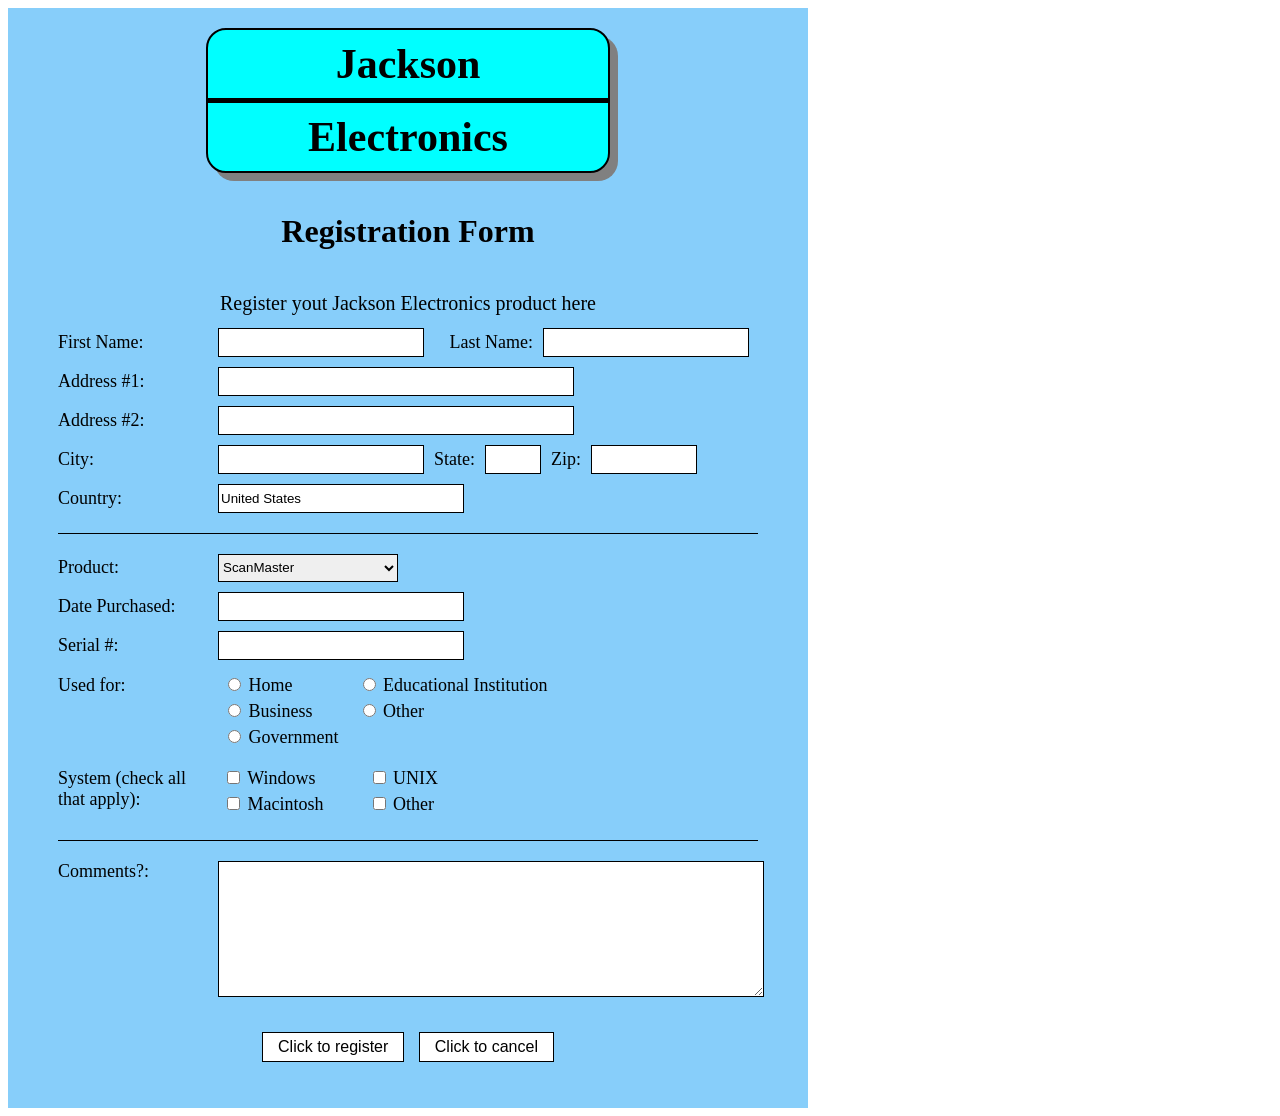
<file: Bài 2/index.html>
<!DOCTYPE html>
<html>
<head>
    <title>Jackson Electronics</title>
</head>
<body>
    <!-- em cmt để đánh dấu th ạ -->
    <!-- khung nền  -->
    <div style=" 
    width:800px ;
    height: 1100px;
    background-color: lightskyblue;
    box-sizing: border-box;
    display: flex;
    align-items: center;
    flex-direction: column;
    padding-top: 20px;
    ">
        <!-- khung tieue dèe -->
        <div style="
        width: 400px;
        background-color: aqua;
        text-align: center;
        border: 2px solid black; 
        border-radius: 20px; 
        overflow: hidden; 
        margin-bottom: 25px;
        box-shadow: 8px 8px 0px grey;
        padding: 10px 0px;
        ">
            <table border="0" cellspacing="0" cellpadding="0" style="
            width: 100%; 
            height: 100%;
            border-collapse: collapse;
            ">
                <tr>
                    <!-- Jackson -->
                    <th style="
                        color:black;
                        text-align: center;
                        border-bottom: 5px solid black;
                        font-size: 42px;
                        font-weight: bold;
                        padding-bottom: 10px;
                        "> Jackson
                    </th>
                </tr>
                <tr>
                    <!-- Electronics -->
                     <th style="
                        color:black;
                        text-align: center;
                        font-size: 42px;
                        font-weight: bold;
                        padding-top: 10px;
                     "> Electronics
                     </th>
                </tr>
            </table>
        </div>
        <!-- REGISTRATIOn Form -->
        <h2 style="
        color : black;
        font-size:32px;
        text-align: center;
        margin-top: 15px;
        ">Registration Form</h2>
        
        <!-- Tên giấy``` -->
        <p style="
        color: black;
        font-size: 20px;
        text-align: center;
        margin-top: 15px;
        margin-bottom:3px;
        ">Register yout Jackson Electronics product here</p>
        
        <div style="width: 100%; padding: 0 40px; box-sizing: border-box;">
            <table border="0" cellspacing="10" cellpadding="0" style=
            "width: 100%; 
            font-size: 18px; 
            color: black; 
            ">
                <tr>
                    <td style="
                        width: 150px; 
                        text-align: left;
                        ">First Name:
                    </td>
                    <td colspan="3">
                        <table border="0" cellspacing="0" cellpadding="0" style="width: 100%;">
                            <tr>
                                <td>
                                    <input type="text" style="
                                    width: 200px; 
                                    height: 25px; 
                                    border: 1px solid black;
                                    ">
                                </td>
                                <td style="
                                width: 100px; 
                                text-align: right; 
                                padding-right: 10px;
                                ">Last Name:
                                </td>
                                <td>
                                    <input type="text" style="
                                    width: 200px; 
                                    height: 25px; 
                                    border: 1px solid black;
                                    ">
                                </td>
                            </tr>
                        </table>
                    </td>
                </tr>

                <tr>
                    <!-- address 1 -->
                    <td style="text-align: left;">Address #1:</td> 
                    <td colspan="3">
                        <input type="text" style="
                        width: 350px; 
                        height: 25px; 
                        border: 1px solid black;
                        ">
                    </td>
                </tr>

                <tr>
                    <!-- address 2 -->
                    <td style="text-align: left;">Address #2:</td>
                    <td colspan="3">
                        <input type="text" style="
                        width: 350px; 
                        height: 25px; 
                        border: 1px solid black;
                        ">
                    </td>
                </tr>

                <tr>
                    <!-- city -->
                    <td style="text-align: left;">City:</td>
                    <td colspan="3">
                        <table border="0" cellspacing="0" cellpadding="0">
                            <tr>
                                <td>
                                    <input type="text" style="
                                        width: 200px; 
                                        height: 25px; 
                                        border: 1px solid black;
                                        ">
                                </td>
                                <!-- state -->
                                <td style="padding: 0 10px;">State:</td>
                                <td>
                                    <input type="text" style="
                                        width: 50px; 
                                        height: 25px; 
                                        border: 1px solid black;
                                        ">
                                </td>
                                <!-- zíp -->
                                <td style="padding: 0 10px;">Zip:</td>
                                <td>
                                    <input type="text" style="
                                        width: 100px; 
                                        height: 25px; 
                                        border: 1px solid black;
                                        ">
                                </td>
                            </tr>
                        </table>
                    </td>
                </tr>

                <tr>
                    <!-- countri -->
                    <td style="text-align: left;">Country:</td>
                    <td colspan="3">
                        <input type="text" value="United States" style="
                        width: 240px; 
                        height: 25px; 
                        border: 1px solid black;
                        ">
                    </td>
                </tr>

                <tr>
                    <td colspan="4"><hr style="
                        border: 0;
                        border-top: 1px solid black;
                        margin: 10px 0;
                        ">
                    </td>
                </tr>

                <tr>
                    <!-- product -->
                    <td style="text-align: left;">Product:</td>
                    <td colspan="3">
                        <select style=
                        "width: 180px; 
                        height: 28px; 
                        border: 1px solid black;">
                            <option>ScanMaster</option>
                        </select>
                    </td>
                </tr>

                <tr>
                    <!-- date purchase -->
                    <td style="text-align: left;">Date Purchased:</td>
                    <td colspan="3">
                        <input type="text" style="
                        width: 240px; 
                        height: 25px; 
                        border: 1px solid black;
                        ">
                    </td>
                </tr>

                <tr>
                    <!-- serial -->
                    <td style="text-align: left;">Serial #:</td>
                    <td colspan="3">
                        <input type="text" style="
                            width: 240px; 
                            height: 25px; 
                            border: 1px solid black;
                            ">
                    </td>
                </tr>

                <tr>
                    <!-- used for -->
                    <td style="
                        text-align: left; 
                        vertical-align: top; 
                        padding-top: 5px;
                        ">Used for:
                    </td>
                    <td colspan="3">
                        <table border="0" cellspacing="5" cellpadding="0">
                            <tr>
                                <!-- tròn home -->
                                <td>
                                    <input type="radio" name="used" id="home"> <label for="home">Home</label>
                                </td>
                                <!-- tròn edu insti -->
                                <td style="padding-left: 40px;">
                                    <input type="radio" name="used" id="edu"> <label for="edu">Educational Institution</label>
                                </td>
                            </tr>

                            <tr>
                                <!-- tròn business -->
                                <td>
                                    <input type="radio" name="used" id="bu"> <label for="bu">Business</label>
                                </td>
                                <!-- tròn other -->
                                <td style="padding-left: 40px;">
                                    <input type="radio" name="used" id="other_use"> <label for="other_use">Other</label>
                                </td>
                            </tr>
                            <tr>
                                <!-- tròn gove -->
                                <td colspan="2">
                                    <input type="radio" name="used" id="gov"> <label for="gov">Government</label>
                                </td>
                            </tr>
                        </table>
                    </td>
                </tr>

                <tr>
                    <td style="text-align: left; vertical-align: top; padding-top: 5px;">System (check all that apply):</td>
                    <td colspan="3">
                        <table border="0" cellspacing="5" cellpadding="0">
                            <tr>
                                <td>
                                    <input type="checkbox" id="win"> <label for="win">Windows</label>
                                </td>
                                <td style="padding-left: 40px;">
                                    <input type="checkbox" id="unix"> <label for="unix">UNIX</label>
                                </td>
                            </tr>
                            <tr>
                                <td>
                                    <input type="checkbox" id="mac"> <label for="mac">Macintosh</label>
                                </td>
                                <td style="padding-left: 40px;">
                                    <input type="checkbox" id="other_sys"> <label for="other_sys">Other</label>
                                </td>
                            </tr>
                        </table>
                    </td>
                </tr>

                <tr>
                    <td colspan="4"><hr style="border: none; border-top: 1px solid black; margin: 10px 0;"></td>
                </tr>

                <tr>
                    <!-- cmt -->
                    <td style="text-align: left; vertical-align: top;resize: none;">Comments?:</td>
                    <td colspan="3">
                        <textarea style="width: 100%; height: 130px; border: 1px solid black;"></textarea>
                    </td>
                </tr>

                <tr>
                    <!-- click to gui/huy -->
                    <td colspan="3" style="text-align: center; padding-top: 20px;margin-bottom: auto;">
                        <input type="button" value="Click to register" style="
                            padding: 5px 15px; 
                            font-size: 16px; 
                            background-color: white; 
                            border: 1px solid black; 
                            margin-right: 10px; 
                            cursor: pointer;
                            margin-bottom: 0px;
                            ">
                        <input type="button" value="Click to cancel" style="
                        padding: 5px 15px; 
                        font-size: 16px; 
                        background-color: white; 
                        border: 1px solid black; 
                        cursor: pointer;
                        margin-bottom: 0px;
                        ">
                    </td>
                </tr>
            </table>
        </div>
    </div>
</body>
</html>
</file>
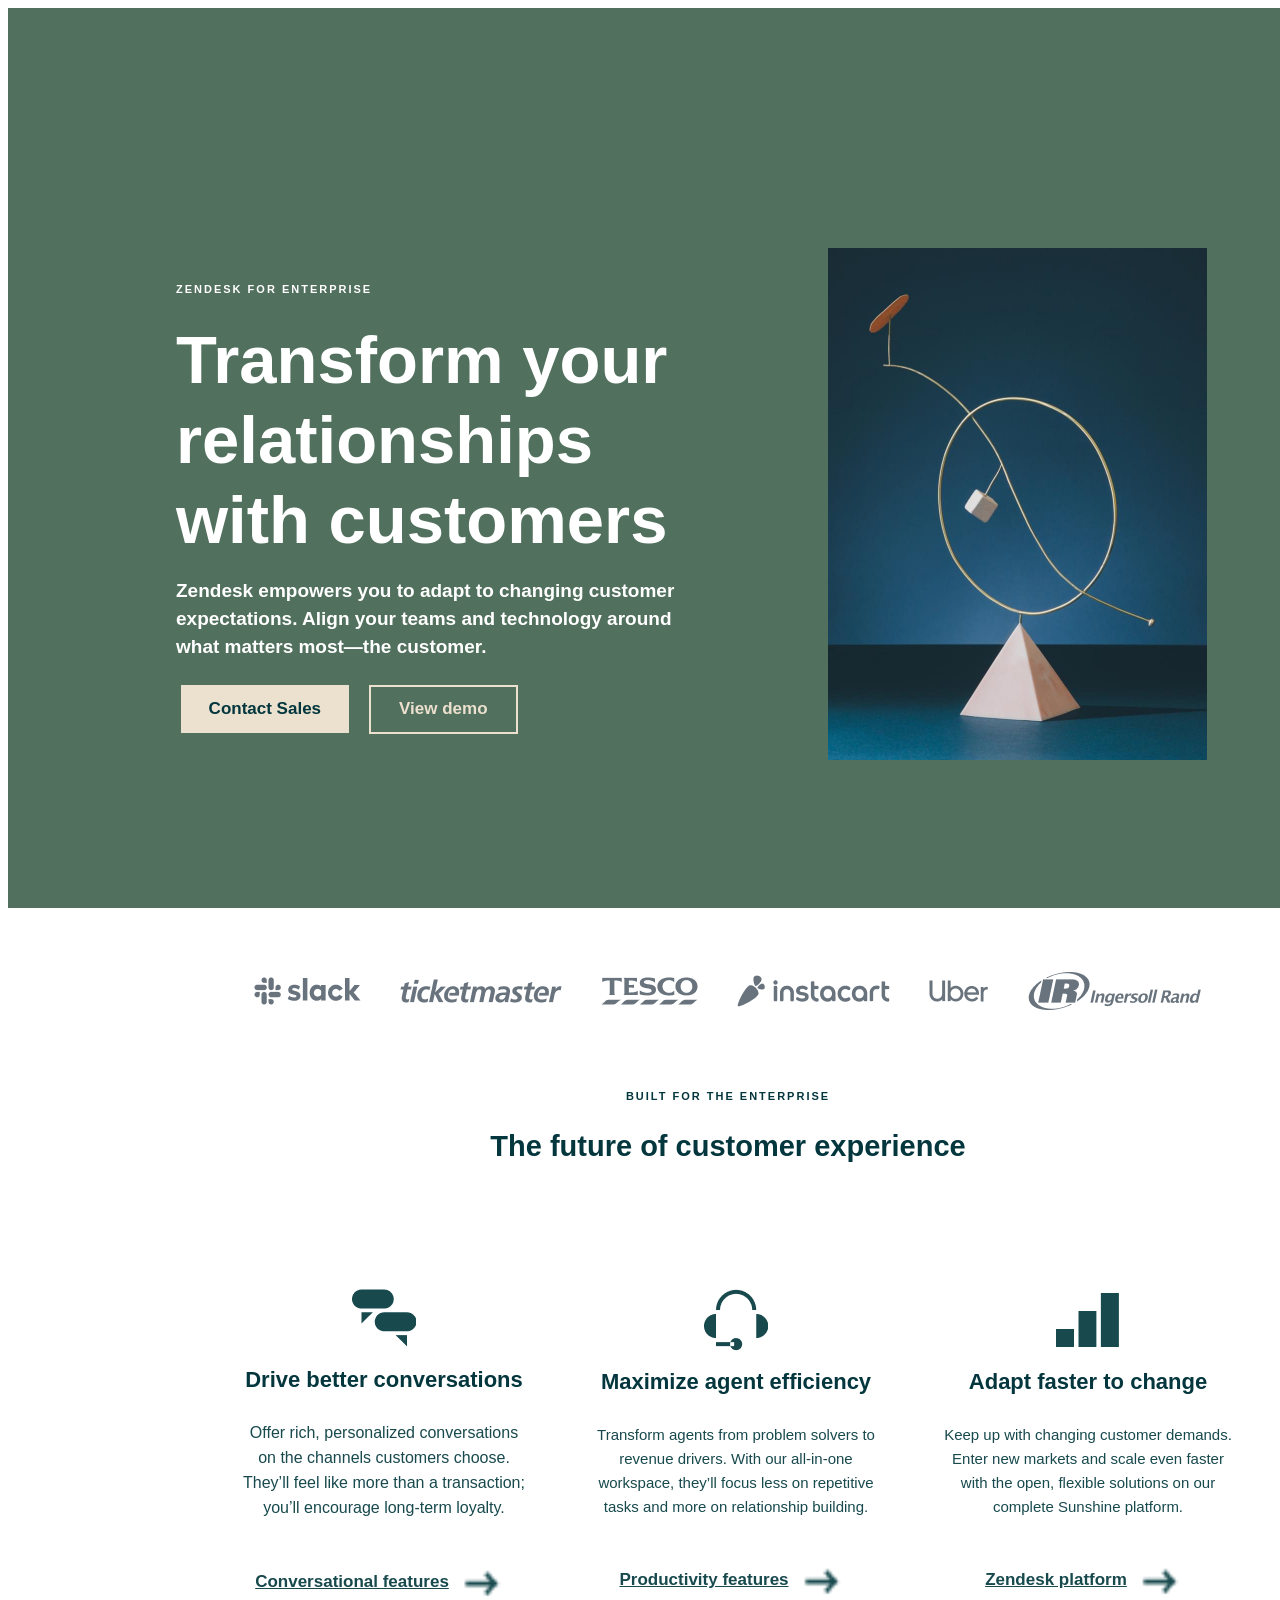
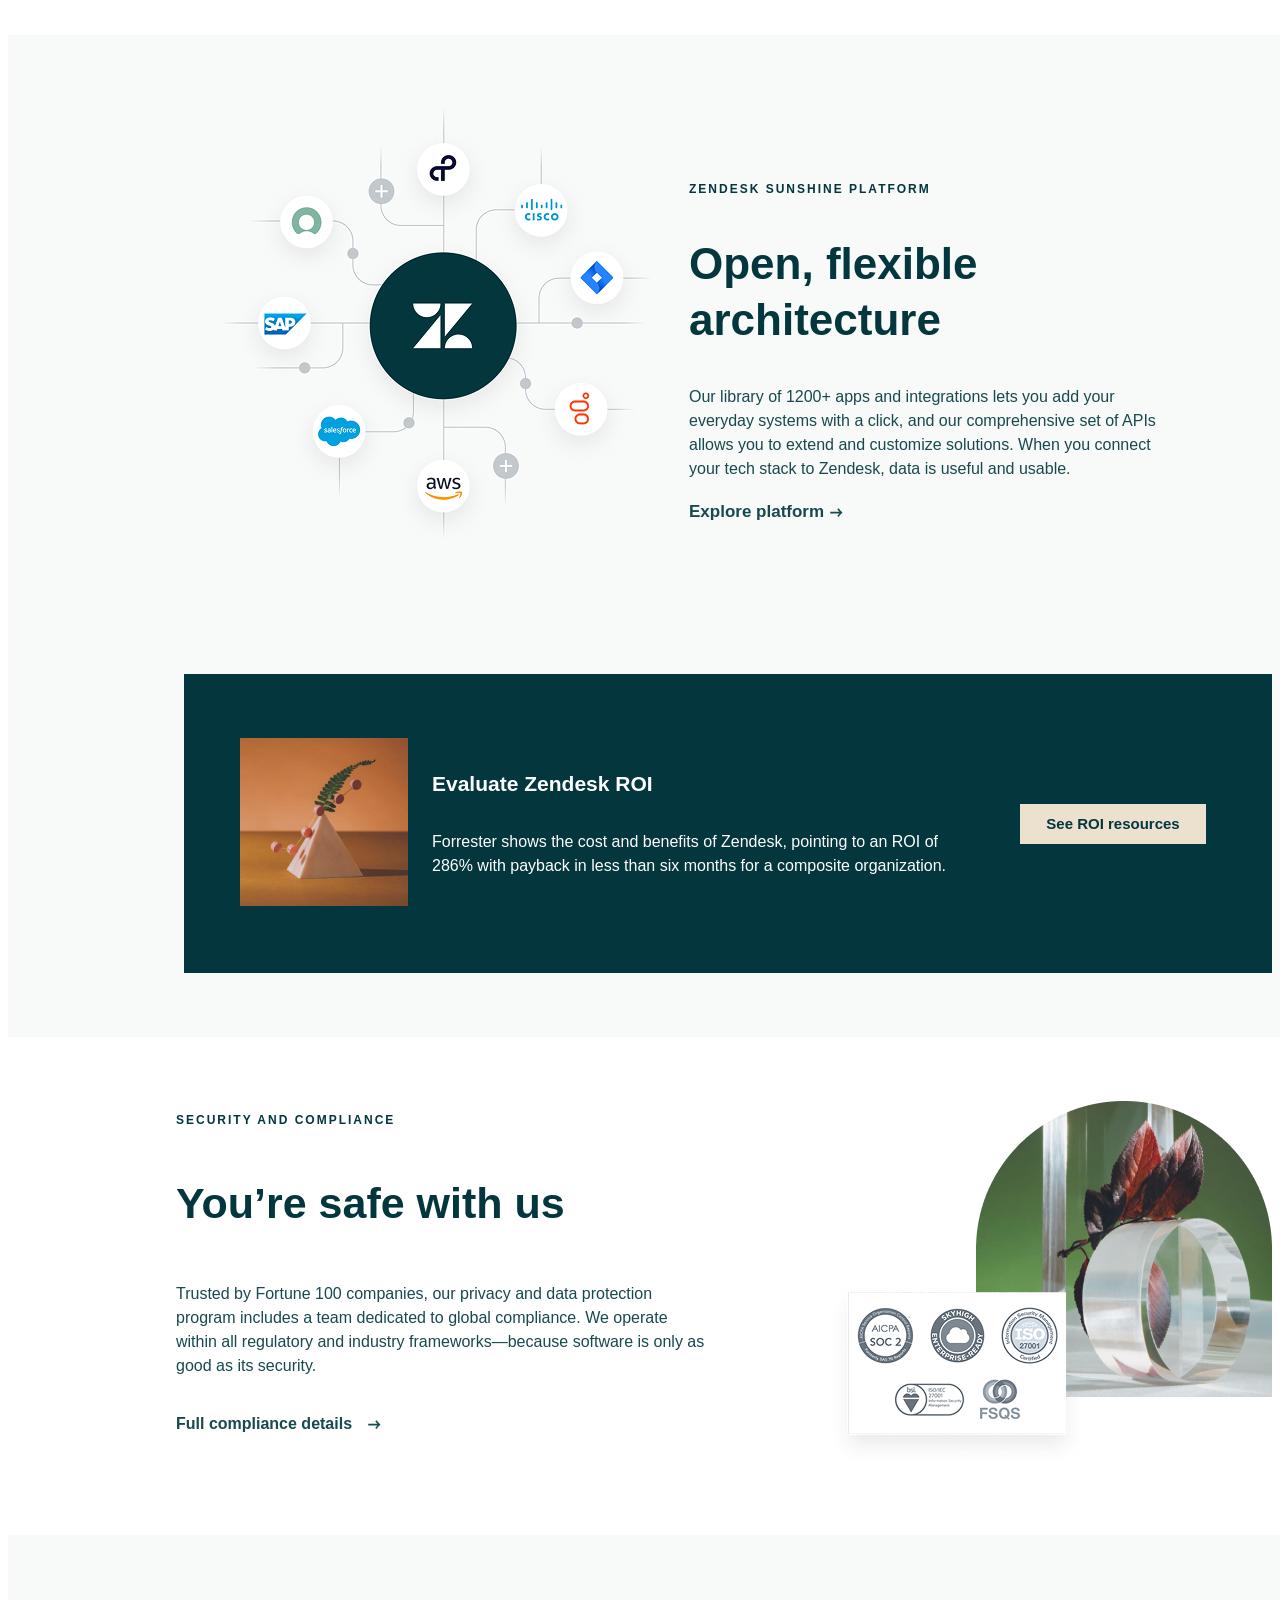
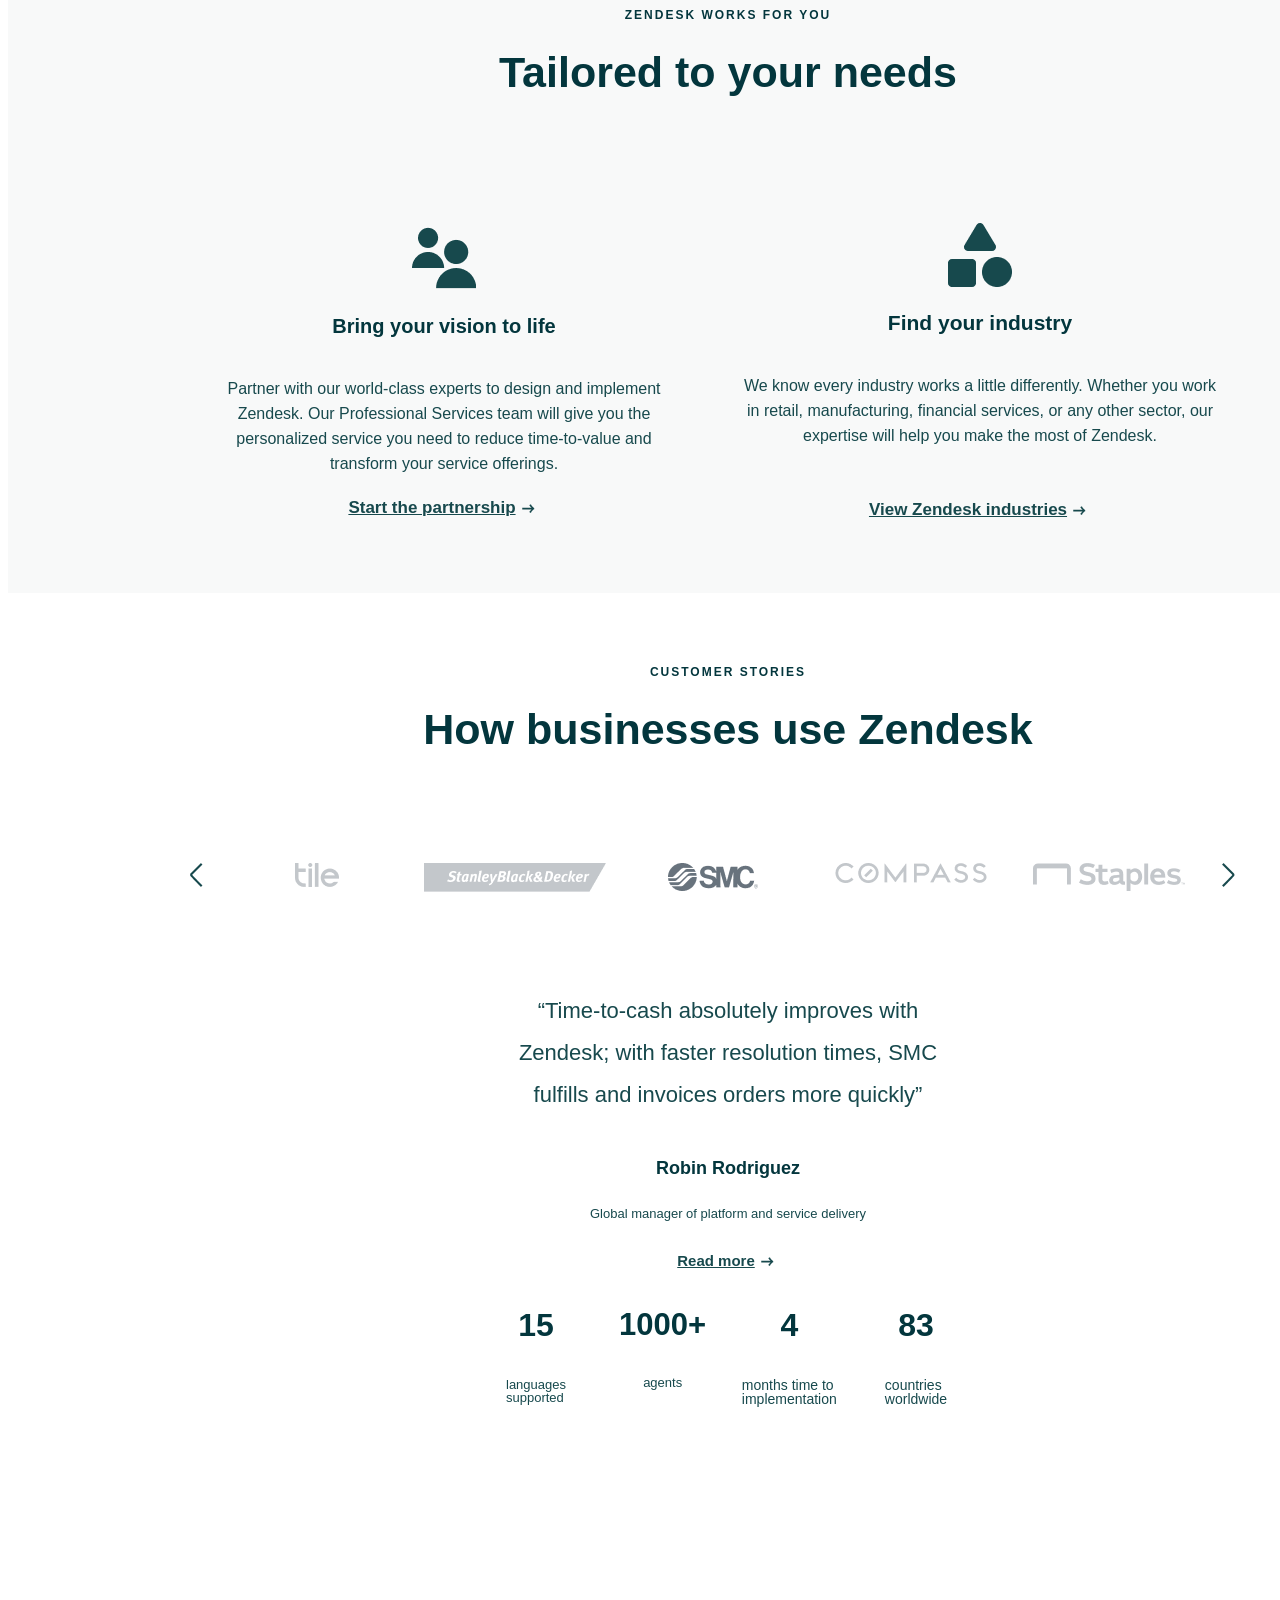
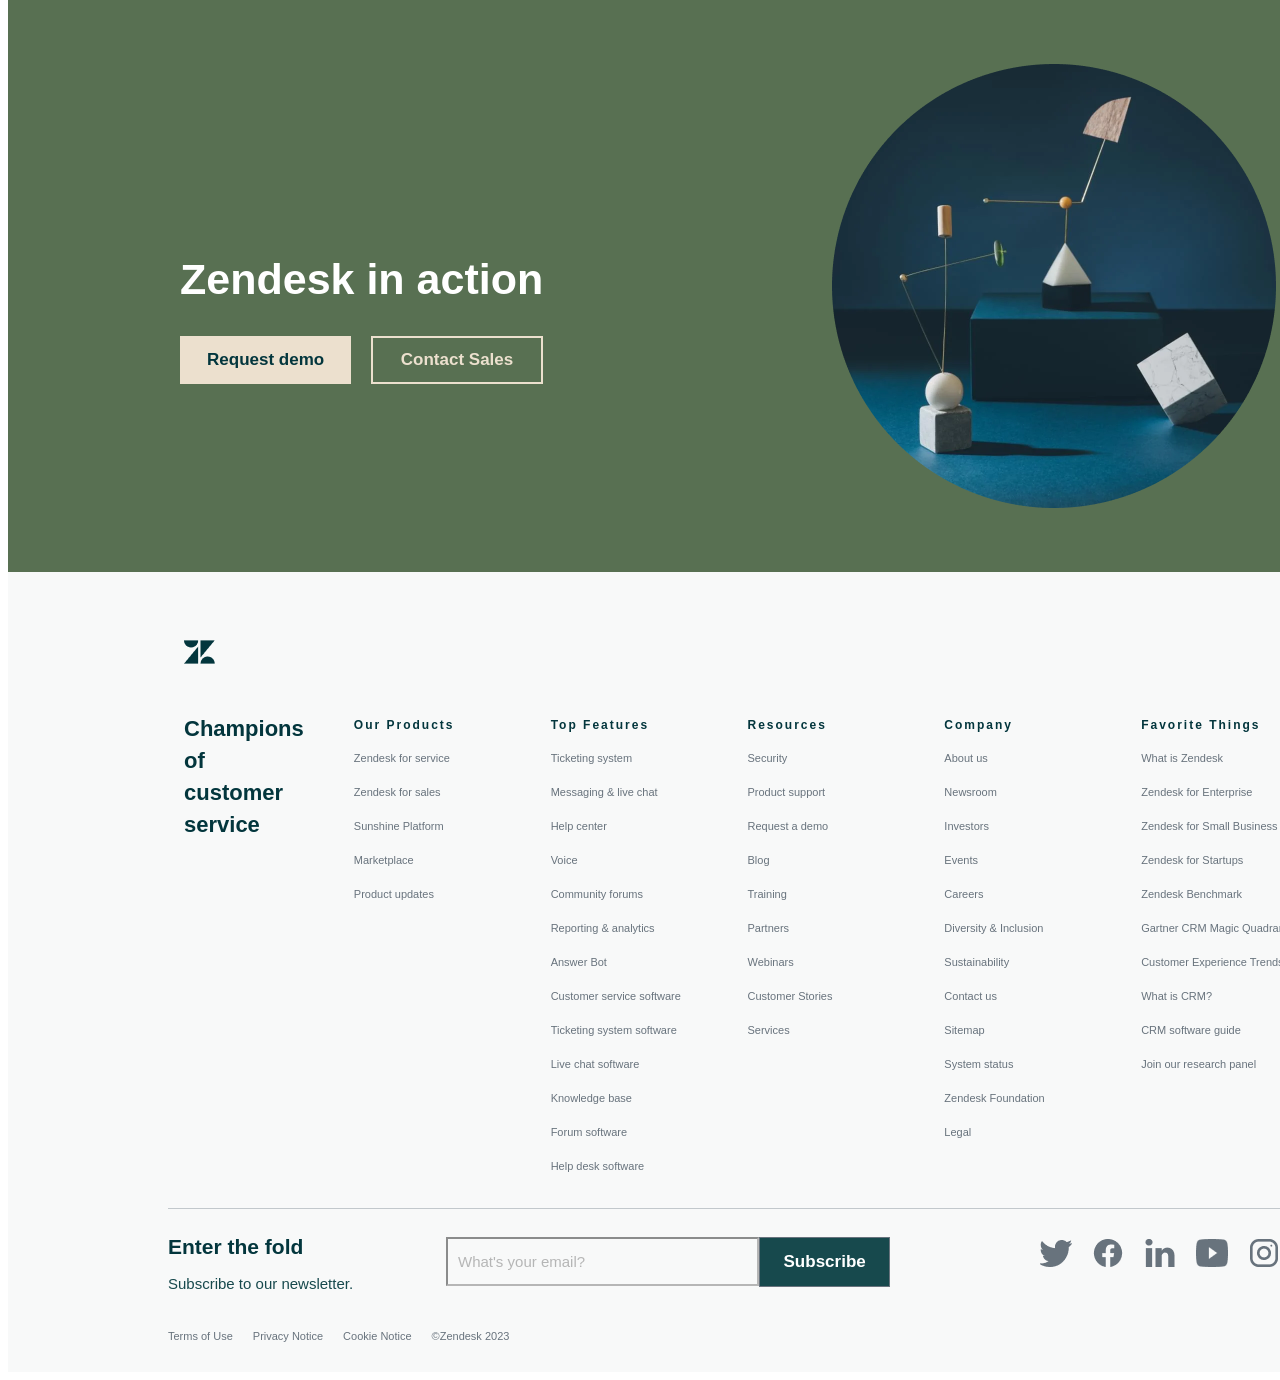
<file: Bài 6/index.html>
<!DOCTYPE html>
<html>
<head>
    <title>Bài 6</title>
    <meta charset="UTF-8">
	<meta name="viewport" content="width=device-width, initial-scale=1.0">
    <link rel="stylesheet" href="style.css">
</head>
<body>
    <div id = "Nen">
        <div id="nen_xanh_head">
            <div id ="suon_head">
                <div id="khung_chu">
                    <p id="zendesk">ZENDESK FOR ENTERPRISE</p>
                    <p id="tieu_de">Transform your<br>relationships<br>with customers</p>
                    <p id="duoi_tieu_de">Zendesk empowers you to adapt to changing customer<br>expectations. Align your teams and technology around<br>what matters most—the customer.</p>
                    <div id="can_ngang_nut">
                        <div id="contact_sales">
                            <p>Contact Sales</p>
                        </div>
                        <div id="view_demo">
                            <p>View demo</p>
                        </div>
                    </div>
                </div>

                <div id="khung_tranh">
                    <img src="72ed509f0f62cc503705d906786de4a809c318eb.jpg">
                </div>
            </div>
        </div>

        <div id="khung_logo">
            <img src="Frame.png">
        </div>

        <div id="khung_customer_exp">
            <div id="khung_tieu_de_cus_exp">
                <p>BUILT FOR THE ENTERPRISE</p>
                <h1>The future of customer experience</h1>
            </div>
        </div>

        <div id="hang_ngang_cus_exp">
            <div id="khung_drive">
                <img src="Frame (1).png">
                <h1>Drive better conversations</h1>
                <p>Offer rich, personalized conversations</p>
                <p>on the channels customers choose.</p>
                <p>They’ll feel like more than a transaction;</p>
                <p> you’ll encourage long-term loyalty.</p>
                <h2>Conversational features<img src="Frame (2).png"></h2>
            </div>

            <div id="khung_maximize">
                <img src="Frame (3).png">
                <h1>Maximize agent efficiency</h1>
                <p>Transform agents from problem solvers to</p>
                <p>revenue drivers. With our all-in-one</p>
                <p>workspace, they’ll focus less on repetitive</p>
                <p>tasks and more on relationship building.</p>
                <h2>Productivity features<img src="Frame (2).png"></h2>
            </div>

            <div id="khung_adapt">
                <img src="Frame (4).png">
                <h1>Adapt faster to change</h1>
                <p>Keep up with changing customer demands.</p>
                <p>Enter new markets and scale even faster </p>
                <p>with the open, flexible solutions on our</p>
                <p>complete Sunshine platform.</p>
                <h2>Zendesk platform<img src="Frame (2).png"></h2>
            </div>
        </div>

        <div id="khung_platform">
            <img src="Auto Layout Horizontal.png">
            <div id="khung_text_platform">
                <h1>ZENDESK SUNSHINE PLATFORM</h1>
                <h2>Open, flexible architecture</h2>
                <p>Our library of 1200+ apps and integrations lets you add your<br>everyday systems with a click, and our comprehensive set of APIs<br>allows you to extend and customize solutions. When you connect<br>your tech stack to Zendesk, data is useful and usable.</p>
                <h3>Explore platform<img src="Frame (2).png"></h3>
            </div>
        </div>

        <div id ="khung_evaluate">
            <div id="khung_nen_eva">
                <img src="9e5bb776634c8c19996df8e8f10af34fc3a86536.jpg">
                <div id="column_van_ban">
                    <h1>Evaluate Zendesk ROI</h1>
                    <p>Forrester shows the cost and benefits of Zendesk, pointing to an ROI of<br>286% with payback in less than six months for a composite organization. </p>
                </div>
                <div id="khung_roi">
                    <p>See ROI resources</p>
                </div>
            </div>
        </div>

        <div id ="khung_security">
            <div id="khung_noi_dung_security">
                <div id ="text_security">
                    <h1>SECURITY AND COMPLIANCE</h1>
                    <h2>You’re safe with us</h2>
                    <p>Trusted by Fortune 100 companies, our privacy and data protection<br>program includes a team dedicated to global compliance. We operate<br>within all regulatory and industry frameworks—because software is only as<br>good as its security.</p>
                    <h3>Full compliance details<img src="Frame (2).png"></h3>
                </div>
                <img src="Frame (5).png">
            </div>
        </div>

        <div id ="khung_tailor">
            <div id="khung_tieu_de_tailor"> 
                <h1>ZENDESK WORKS FOR YOU</h1>
                <h2>Tailored to your needs</h2>
            </div>

            <div id=khung_noi_dung_tailor>
                <div id="khung_partner">
                    <img src="Frame (6).png">
                    <h1>Bring your vision to life</h1>
                    <p>Partner with our world-class experts to design and implement</p>
                    <p>Zendesk. Our Professional Services team will give you the </p>
                    <p>personalized service you need to reduce time-to-value and </p>
                    <p>transform your service offerings.</p>
                    <h2>Start the partnership<img src="Frame (2).png"></h2>
                </div>

                <div id ="khung_industry">
                    <img src ="Frame (7).png">
                    <h1>Find your industry</h1>
                    <p>We know every industry works a little differently. Whether you work</p>
                    <p>in retail, manufacturing, financial services, or any other sector, our</p>
                    <p>expertise will help you make the most of Zendesk.</p>
                    <br>
                    <h2>View Zendesk industries<img src="Frame (2).png"></h2>
                </div>
            </div>
        </div>

        <div id ="khung_business">
            <div id="khung_tieu_de_business">
                <h1>CUSTOMER STORIES</h1>
                <h2>How businesses use Zendesk</h2>
            </div>

            <div id ="khung_thuong_hieu">
                <img class ="mui_ten" src="Frame (9).png">
                <img id ="icon" src="Frame (11).png">
                <img class ="mui_ten" src="Frame (10).png">
            </div>

            <div id ="khung_text_business">
                <div id="text">
                    <p>“Time-to-cash absolutely improves with</p>
                    <p>Zendesk; with faster resolution times, SMC</p>
                    <p>fulfills and invoices orders more quickly”</p>
                </div>

                <div id="khung_robin">
                    <h1>Robin Rodriguez</h1>
                    <h2>Global manager of platform and service delivery</h2>
                    <h3>Read more<img src="Frame (2).png"></h3>
                </div>
                
                <div id ="khung_thong_so">
                    <div id="khung_15">
                        <h1>15</h1>
                        <h2>languages<br>supported</h2>
                    </div>

                    <div id ="khung_1000">
                        <h1>1000+</h1>
                        <h2>agents</h2>
                    </div>

                    <div id ="khung_4">
                        <h1>4</h1>
                        <h2>months time to<br>implementation</h2>
                    </div>

                    <div id ="khung_83">
                        <h1>83</h1>
                        <h2>countries<br>worldwide</h2>
                    </div>
                </div>
            </div>
        </div>

        <div id ="khung_action">
            <div id="khung_zendesk_action">
                <h1>Zendesk in action</h1>
                <div id="can_ngang_nut_2">
                    <div id="khung_request">
                        <p>Request demo</p>
                    </div>

                    <div id="khung_contact_sales">
                        <p>Contact Sales</p>
                    </div>
                </div>
            </div>
            <img src="Frame (12).png">
        </div>

        <div id="khung_nen_foot">
            <div id="khung_foot">
                <div id="khung_champion">
                    <img src="Frame (13).png">

                    <div id ="khung_service">
                        <h1>Champions<br>of customer<br>service</h1>
                        <div id ="khung_product">
                            <h1>Our Products</h1>
                            <p>Zendesk for service</p>
                            <p>Zendesk for sales</p>
                            <p>Sunshine Platform</p>
                            <p>Marketplace</p>
                            <p>Product updates</p>
                        </div> 

                        <div id="khung_top">
                            <h1>Top Features</h1>
                            <p>Ticketing system</p>
                            <p>Messaging & live chat</p>
                            <p>Help center</p>
                            <p>Voice</p>
                            <p>Community forums</p>
                            <p>Reporting & analytics</p>
                            <p>Answer Bot</p>
                            <p>Customer service software</p>
                            <p>Ticketing system software</p>
                            <p>Live chat software</p>
                            <p>Knowledge base</p>
                            <p>Forum software</p>
                            <p>Help desk software</p>
                        </div>

                        <div id ="khung_res">
                            <h1>Resources</h1>
                            <p>Security</p>
                            <p>Product support</p>
                            <p>Request a demo</p>
                            <p>Blog</p>
                            <p>Training</p>
                            <p>Partners</p>
                            <p>Webinars</p>
                            <p>Customer Stories</p>
                            <p>Services</p>
                        </div>

                        <div id ="khung_company">
                            <h1>Company</h1>
                            <p>About us</p>
                            <p>Newsroom</p>
                            <p>Investors</p>
                            <p>Events</p>
                            <p>Careers</p>
                            <p>Diversity & Inclusion</p>
                            <p>Sustainability</p>
                            <p>Contact us</p>
                            <p>Sitemap</p>
                            <p>System status</p>
                            <p>Zendesk Foundation</p>
                            <p>Legal</p>
                        </div>

                        <div id ="khung_favorite">
                            <h1>Favorite Things</h1>
                            <p>What is Zendesk</p>
                            <p>Zendesk for Enterprise</p>
                            <p>Zendesk for Small Business</p>
                            <p>Zendesk for Startups</p>
                            <p>Zendesk Benchmark</p>
                            <p>Gartner CRM Magic Quadrant</p>
                            <p>Customer Experience Trends</p>
                            <p>What is CRM?</p>
                            <p>CRM software guide</p>
                            <p>Join our research panel</p>
                        </div>
                    </div>
                </div>

                <hr id ="ke_ngang">

                <div id="khung_enter_the_fold">
                    <div id="text_enter">
                        <h1>Enter the fold</h1>
                        <h2>Subscribe to our newsletter.</h2>
                    </div>

                    <div id="khung_input_name">
                        <input type="text" placeholder="What's your email?">
                        <div id="button">
                            <p>Subscribe</p>
                        </div>
                    </div>

                    <div id ="logo_platform">
                        <img src="Frame (14).png">
                        <img src="Frame (15).png">
                        <img src="Frame (16).png">
                        <img src="Frame (17).png">
                        <img src="Frame (18).png">
                    </div>
                </div>

                <div id="notice">
                    <p>Terms of Use</p>
                    <p>Privacy Notice</p>
                    <p>Cookie Notice</p>
                    <p>©Zendesk 2023</p>
                </div>
            </div>
        </div>
    </div>
</body>
</html>
</file>
<file: Bài 6/style.css>
#nen {
   width: 1440px;
   height:5984.97px;
}
#nen_xanh_head {
    width:1440px;
    height:700px;
    background-color: #52705E;
    display:flex;
    justify-content: center;
    padding-top:200px;
}
#suon_head {
    width: 1104px;
    height:515px;
    padding-top:40px;
    display:flex;
    gap: 100px;
}
#khung_chu {
    width:552px;
    height: 450px;
}
#zendesk {
    font-family: 'Arial',sans-serif;
    font-weight: 700;
    font-size:11px;
    line-height: 22px;
    letter-spacing: 2px;
    color:#FFFFFF;
    margin-top:30px
}
#tieu_de {
    font-family:'Arial',sans-serif;
    font-weight:700;
    font-size: 67px;
    line-height:80px;
    letter-spacing:0%;
    color:#FFFFFF;
    margin-top: 20px;
}
#duoi_tieu_de {
    font-family:'Arial',sans-serif;
    font-weight:700;
    font-size:19px;
    line-height: 28px;
    letter-spacing: 0%;
    color:#FFFFFF;
    margin-top: -50px
}
#contact_sales {
    width:167.66px;
    height: 48px;
    background-color: #ECE0CE;
    display:flex;
    justify-content: center;
    align-items: center;
    cursor:pointer

}
#contact_sales p {
    font-family: 'Arial', sans-serif;
    font-weight: 700;
    font-size:17px;
    line-height:28px;
    letter-spacing: 0%;
    color:#03363D;
}
#view_demo {
    width:145.27px;
    height:44.5px;
    border:2px solid #ECE0CE;
    display:flex;
    justify-content: center;
    align-items: center;
    cursor:pointer
}
#view_demo p {
    font-family: 'Arial',sans-serif;
    font-weight:700;
    font-size:17px;
    line-height:28px;
    letter-spacing: 0%;
    color:#ECE0CE;
}
#can_ngang_nut {
    display:flex;
    flex-direction: row;
    gap: 20px;
    padding:5px;
}
#khung_tranh {
    width: 379px;
    height: 512px;
}
#khung_tranh img {
    width: 379px;;
    height: 512px;;
}
#khung_logo {
    width:1440px;
    height: 166px;
    display:flex;
    justify-content: center;
    align-items: center;
    gap:20px;
}
#khung_customer_exp {
    width: 1440px;
    height:94px;
}
#khung_tieu_de_cus_exp {
    text-align: center;
}
#khung_tieu_de_cus_exp p {
    font-family: 'Arial',sans-serif;
    font-weight: 700;
    font-size: 11px;
    line-height: 22px;
    letter-spacing: 2px;
    color:#03363D;
}
#khung_tieu_de_cus_exp h1 {
    font-family: 'Arial',sans-serif;
    font-weight: 700;
    font-size:29px;
    line-height: 40px;
    letter-spacing: 0%;
    color:#03363D
}
#hang_ngang_cus_exp {
    display:flex;
    flex-direction: row;
    margin-left:200px;
    margin-top:100px;
}
#khung_drive {
    width: 352px;
    height: 356px;
    display:flex;
    justify-content: center;
    align-items: center;
    flex-direction: column;
}
#khung_drive img {
    width: 64px !important;
    height: 64px !important;
}
#khung_drive h1 {
    font-family: 'Arial', sans-serif;
    font-weight: 700;
    font-size: 22px;
    line-height: 32px;
    letter-spacing: 0%;
    color:#03363D;
    margin-bottom:40px;
}
#khung_drive p {
    font-family: 'Arial',sans-serif;
    font-weight: 400;
    font-size: 16px;
    line-height: 24px;
    letter-spacing: 0%;
    color:#17494D;
    margin-top:-15px
}
#khung_drive h2 {
    font-family: 'Arial',sans-serif;
    font-weight: 700;
    font-size: 17px;
    line-height: 28px;
    letter-spacing: 0%;
    text-decoration: underline;
    color:#17494D;
    display:flex;
    align-items: center;
    cursor:pointer;
}
#khung_drive img {
    width: 24px;
    height:24px;
    cursor:pointer;
}
#khung_maximize {
    width: 352px;
    height: 356px;
    display:flex;
    justify-content: center;
    align-items: center;
    flex-direction: column;
}
#khung_maximize img {
    width: 64px !important;
    height: 64px !important;
}
#khung_maximize h1 {
    font-family: 'Arial', sans-serif;
    font-weight: 700;
    font-size: 22px;
    line-height: 32px;
    letter-spacing: 0%;
    color:#03363D;
    margin-bottom:40px;
}
#khung_maximize p {
    font-family: 'Arial',sans-serif;
    font-weight: 400;
    font-size: 15px;
    line-height: 24px;
    letter-spacing: 0%;
    color:#17494D;
    margin-top:-15px
}
#khung_maximize h2 {
    font-family: 'Arial',sans-serif;
    font-weight: 700;
    font-size: 17px;
    line-height: 28px;
    letter-spacing: 0%;
    text-decoration: underline;
    color:#17494D;
    display:flex;
    align-items: center;
    cursor:pointer;
}
#khung_maximize img {
    width: 24px;
    height:24px;
    cursor:pointer;
}
#khung_adapt {
    width: 352px;
    height: 356px;
    display:flex;
    justify-content: center;
    align-items: center;
    flex-direction: column;
}
#khung_adapt img {
    width: 64px !important;
    height: 64px !important;
}
#khung_adapt h1 {
    font-family: 'Arial', sans-serif;
    font-weight: 700;
    font-size: 22px;
    line-height: 32px;
    letter-spacing: 0%;
    color:#03363D;
    margin-bottom:40px;
}
#khung_adapt p {
    font-family: 'Arial',sans-serif;
    font-weight: 400;
    font-size: 15px;
    line-height: 24px;
    letter-spacing: 0%;
    color:#17494D;
    margin-top:-15px
}
#khung_adapt h2 {
    font-family: 'Arial',sans-serif;
    font-weight: 700;
    font-size: 17px;
    line-height: 28px;
    letter-spacing: 0%;
    text-decoration: underline;
    color:#17494D;
    display:flex;
    align-items: center;
    cursor:pointer;
}
#khung_adapt img {
    width: 24px;
    height:24px;
    cursor:pointer;
}
#khung_platform {
    width:1440px;
    height: 575px;
    background-color: #F8F9F9;
    display: flex;
    justify-content: center;
    align-items: center;
    flex-direction: row;
    gap: 30px;
}
#khung_platform img {
    width: 444px;
    height: 444px;
}
#khung_text_platform {
    width: 552px;
    height: 306px;
}
#khung_text_platform h1 {
    font-family: 'Arial',sans-serif;
    font-weight: 700;
    font-size: 12px;
    line-height: 22px;
    letter-spacing: 2px;
    color:#03363D;
}
#khung_text_platform h2 {
    font-family: 'Arial',sans-serif;
    font-weight: 700;
    font-size: 44px;
    line-height: 56px;
    letter-spacing: 0%;
    color:#03363D;
}
#khung_text_platform p  {
    font-family: 'Arial',sans-serif;
    font-weight: 400;
    font-size:16px;
    line-height: 24px;
    letter-spacing: 0%;
    color:#17494D
}
#khung_text_platform h3 {
    font-family: 'Arial',sans-serif;
    font-weight: 700;
    font-size: 17px;
    line-height:28px;
    letter-spacing: 0%;
    color:#17494D;
    display:flex;
    align-items: center;
    cursor:pointer
}
#khung_text_platform img {
    width: 24px;
    height: 24px;
    cursor:pointer;
}
#khung_evaluate {
    width: 1440px;
    height: 427px;
    background-color: #F8F9F9;
    display:flex;
    justify-content: center;
    align-items: center;
}
#khung_nen_eva {
    width: 1088px;
    height: 299px;
    background-color: #03363D;
    display:flex;
    flex-direction: row;
    gap: 24px;
}
#khung_nen_eva img  {
    width: 168px;
    height: 168px;
    margin-top: 64px;
    margin-left: 56px;
}
#column_van_ban {
    display:flex;
    flex-direction: column;
    margin-top: 80px;
}
#khung_nen_eva h1 {
    font-family: 'Arial',sans-serif;
    font-weight: 700;
    font-size: 21px;
    line-height: 32px;
    letter-spacing: 0%;
    color:#FFFFFF;
}
#khung_nen_eva p {
    font-family: 'Arial',sans-serif;
    font-weight: 400;
    font-size: 16px;
    line-height: 24px;
    letter-spacing: 0%;
    color:#FFFFFF;
}
#khung_roi {
    width:185.94px;
    height: 40px;
    background-color: #ECE0CE;
    display:flex;
    justify-content: center;
    align-items: center;
    margin-top: 129.5px;
    margin-left: 50px;
    cursor:pointer
}
#khung_roi p {
    font-family: 'Arial',sans-serif;
    font-weight: 700;
    font-size: 15px;
    line-height: 24px;
    letter-spacing: 0%;
    color:#03363D;
}
#khung_security {
    width: 1440px;
    height: 497.98px;
    background-color: #FFFFFF;
    display:flex;
    align-items: center;
    justify-content: center;
}
#khung_noi_dung_security {
    width: 1104px;
    height:369.98px;
    display:flex;
    flex-direction: row;
}
#text_security {
    display:flex;
    flex-direction: column;
    width: 552px;
    height: 250px;
}
#text_security h1 {
    font-family: 'Arial',sans-serif;
    font-weight: 700;
    font-size:12px;
    line-height: 22px;
    letter-spacing: 2px;
    color:#03363D;
}
#text_security h2 {
    font-family: 'Arial',sans-serif;
    font-weight: 700;
    font-size:43px;
    line-height: 56px;
    letter-spacing: 0%;
    color:#03363D;
}
#text_security p {
    font-family: 'Arial',sans-serif;
    font-weight: 400;
    font-size:16px;
    line-height: 24px;
    letter-spacing: 0%;
    color:#17494D;
}
#text_security h3 {
    font-family: 'Arial',sans-serif;
    font-weight: 700;
    font-size:16px;
    line-height: 28px;
    letter-spacing: 0%;
    color:#17494D;
    display:flex;
    align-items: center;
    cursor:pointer
}
#text_security img {
    width: 24px !important;
    height: 24px !important;
    margin-left: 10px !important;
    cursor:pointer
}
#khung_noi_dung_security img {
    width: 444px;
    height:369.98px;
    margin-left:100px
}
#khung_tailor {
    width: 1440px;
    height: 658px;
    background-color: #F8F9F9;
    display:flex;
    justify-content: center;
    align-items: center;
    flex-direction: column;
    gap: 50px;
}
#khung_tieu_de_tailor {
    width: 736px;
    height: 110px;
    display:flex;
    align-items: center;
    flex-direction: column;
    margin-top:-70px;
}
#khung_tieu_de_tailor h1 {
    font-family: 'Arial',sans-serif;
    font-weight: 700;
    font-size: 12px;
    line-height: 22px;
    letter-spacing: 2px;
    color:#03363D;
}
#khung_tieu_de_tailor h2 {
    font-family: 'Arial',sans-serif;
    font-weight: 700;
    font-size: 43px;
    line-height: 56px;
    letter-spacing: 0%;
    color:#03363D;
    margin-top: 10px;
}
#khung_noi_dung_tailor {
    width:1104px;
    height: 356px;
    display:flex;
    flex-direction: row;
    margin-top: -50px;
}
#khung_partner {
    width: 536px;
    height: 450px;
    display:flex;
    justify-content: center;
    align-items: center;
    flex-direction: column;
    margin-top:50px;
}
#khung_partner img {
    width: 64px;
    height: 64px;
}
#khung_partner h1 {
    font-family: 'Arial',sans-serif;
    font-weight: 700;
    font-size: 20px;
    line-height: 32px;
    letter-spacing:0%;
    color:#03363D;
    margin-top: 20px;
    margin-bottom:50px
}
#khung_partner p {
    font-family: 'Arial',sans-serif;
    font-weight: 400;
    font-size: 16px;
    line-height: 24px;
    letter-spacing:0%;
    color:#17494D;
    margin-top:-15px;
}
#khung_partner h2 {
    font-family: 'Arial',sans-serif;
    font-weight: 700;
    font-size: 17px;
    line-height: 28px;
    letter-spacing:0%;
    color:#17494D;
    cursor: pointer;
    text-decoration:underline;
    display:flex;
    align-items: center;
    margin-top:2px
}
#khung_partner h2 img {
    width: 24px;
    height: 24px;
    cursor:pointer;
}
#khung_industry {
    width: 536px;
    height: 450px;
    display:flex;
    justify-content: center;
    align-items: center;
    flex-direction: column;
    margin-top:50px;
}
#khung_industry img {
    width: 64px;
    height: 64px;
}
#khung_industry h1 {
    font-family: 'Arial',sans-serif;
    font-weight: 700;
    font-size: 21px;
    line-height: 32px;
    letter-spacing:0%;
    color:#03363D;
    margin-top: 20px;
    margin-bottom:50px
}
#khung_industry p {
    font-family: 'Arial',sans-serif;
    font-weight: 400;
    font-size: 16px;
    line-height: 24px;
    letter-spacing:0%;
    color:#17494D;
    margin-top:-15px;
}
#khung_industry h2 {
    font-family: 'Arial',sans-serif;
    font-weight: 700;
    font-size: 17px;
    line-height: 28px;
    letter-spacing:0%;
    color:#17494D;
    cursor: pointer;
    text-decoration:underline;
    display:flex;
    align-items: center;
}
#khung_industry h2 img {
    width: 24px;
    height: 24px;
    cursor:pointer
}
#khung_business {
    width:1440px;
    height:1006.98px;
    display:flex;
    align-items: center;
    flex-direction: column;
}
#khung_tieu_de_business {
    width: 736px;
    height: 110px;
    display:flex;
    align-items: center;
    flex-direction: column;
    margin-top:60px
}
#khung_tieu_de_business h1 {
    font-family: 'Arial',sans-serif;
    font-weight: 700;
    font-size: 12px;
    line-height: 22px;
    letter-spacing: 2px;
    color:#03363D;
}
#khung_tieu_de_business h2 {
    font-family: 'Arial',sans-serif;
    font-weight: 700;
    font-size: 43px;
    line-height: 56px;
    letter-spacing: 0%;
    color:#03363D;
    margin-top: 10px;
}
#khung_thuong_hieu {
    width:1088px;
    height:43px;
    margin-top:100px;
    display:flex;
    flex-direction: row;
    gap:10px
}
.mui_ten {
    width: 24px;
    height: 24px;
    cursor:pointer;
}
#icon {
    cursor:pointer
}
#khung_text_business {
    width: 720px;
    height: 518px;
    display:flex;
    flex-direction: column;
    align-items: center;
    margin-top: 100px;
}
#text {
    width:472.25px;
    height: 86px;
    display:flex;
    flex-direction: column;
    align-items: center;
}
#text p {
    font-family: 'Arial',sans-serif;
    font-weight: 400;
    font-size: 22px;
    line-height: 30px;
    letter-spacing: 0%;
    color:#17494D;
    margin-top: -10px;
}
#khung_robin {
    width:293.67px;
    height: 82px;
    display:flex;
    align-items: center;
    flex-direction: column;
    margin-top:50px
}
#khung_robin h1 {
    font-family: 'Arial',sans-serif;
    font-weight: 700;
    font-size: 18px;
    line-height: 28px;
    letter-spacing: 0%;
    color:#03363D;
}
#khung_robin h2 {
    font-family: 'Arial',sans-serif;
    font-weight: 400;
    font-size: 13px;
    line-height: 18px;
    letter-spacing: 0%;
    color:#17494D;
}
#khung_robin h3 {
    font-family: 'Arial',sans-serif;
    font-weight: 700;
    font-size: 15px;
    line-height: 24px;
    letter-spacing: 0%;
    color:#17494D;
    text-decoration: underline;
    display:flex;
    align-items: center;
    cursor:pointer;
}
#khung_robin h3 img {
    width:24px;
    height:24px;
    cursor:pointer;
}
#khung_thong_so {
    width:490.66px;
    height: 136px;
    display:flex;
    flex-direction: row;
    margin-top:60px;
    gap: 20px;
}
#khung_15 {
    width:106.66px;
    height:90px;
    display:flex;
    flex-direction: column;
    align-items: center;
}
#khung_15 h1 {
    font-family: 'Arial',sans-serif;
    font-weight: 700;
    font-size: 32px;
    line-height: 40px;
    letter-spacing: 0%;
    color:#03363D;
}
#khung_15 h2 {
    font-family: 'Arial',sans-serif;
    font-weight: 400;
    font-size: 13px;
    line-height: 100%;
    letter-spacing: 0%;
    color:#17494D;
}
#khung_1000 {
    width:106.66px;
    height:73px;
    display:flex;
    flex-direction: column;
    align-items: center;
}
#khung_1000 h1 {
    font-family: 'Arial',sans-serif;
    font-weight: 700;
    font-size: 31px;
    line-height: 40px;
    letter-spacing: 0%;
    color:#03363D;
}
#khung_1000 h2 {
    font-family: 'Arial',sans-serif;
    font-weight: 400;
    font-size: 13px;
    line-height: 100%;
    letter-spacing: 0%;
    color:#17494D;
}
#khung_4 {
    width:106.66px;
    height:90px;
    display:flex;
    flex-direction: column;
    align-items: center;
}
#khung_4 h1 {
    font-family: 'Arial',sans-serif;
    font-weight: 700;
    font-size: 32px;
    line-height: 40px;
    letter-spacing: 0%;
    color:#03363D;
}
#khung_4 h2 {
    font-family: 'Arial',sans-serif;
    font-weight: 400;
    font-size: 14px;
    line-height: 100%;
    letter-spacing: 0%;
    color:#17494D;
}
#khung_83 {
    width:106.66px;
    height:90px;
    display:flex;
    flex-direction: column;
    align-items: center;
}
#khung_83 h1 {
    font-family: 'Arial',sans-serif;
    font-weight: 700;
    font-size: 32px;
    line-height: 40px;
    letter-spacing: 0%;
    color:#03363D;
}
#khung_83 h2 {
    font-family: 'Arial',sans-serif;
    font-weight: 400;
    font-size: 14px;
    line-height: 100%;
    letter-spacing: 0%;
    color:#17494D;
}
#khung_action {
    width: 1440px;
    height: 572px;
    background-color: #587052;
    display:flex;
    justify-content: center;
    align-items: center;
    gap:100px
}
#khung_zendesk_action {
    width: 552px;
    height: 128px;
    display:flex;
    flex-direction: column;
}
#khung_zendesk_action h1 {
    font-family: 'Arial',sans-serif;
    font-weight: 700;
    font-size: 43px;
    line-height: 56px;
    letter-spacing: 0%;
    color:#FFFFFF;
}
#can_ngang_nut_2 {
    width: 536px;
    height: 48px;
    display:flex;
    flex-direction: row;
    gap:20px
}
#khung_request {
    width:171.19px;
    height: 48px;
    background-color: #ECE0CE;
    display:flex;
    justify-content: center;
    align-items: center;
    cursor:pointer
}
#khung_request p {
    font-family: 'Arial',sans-serif;
    font-weight: 700;
    font-size: 17px;
    line-height: 28px;
    letter-spacing: 0%;
    color:#03363D;
}
#khung_contact_sales {
    width:167.66px;
    height:44.5px;
    border:2px solid #ECE0CE;
    display:flex;
    justify-content: center;
    align-items: center;
    cursor:pointer
}
#khung_contact_sales p {
    font-family: 'Arial',sans-serif;
    font-weight: 700;
    font-size: 17px;
    line-height: 28px;
    letter-spacing: 0%;
    color:#ECE0CE;
}
#khung_action img {
    width: 444px;
    height:444px
}
#khung_nen_foot {
    width:1440px;
    height:705;
    background-color: #F8F9F9;
    display:flex;
    justify-content: center;
}
#khung_foot {
    width: 1120px;
    height: 800px;
    display:flex;
    flex-direction: column;
}
#khung_champion {
    width:1088px;
    height:516px;
    margin-left:16px;
    display:flex;
    flex-direction: column;
}
#khung_champion img {
    width: 32px;
    height: 32px;
    margin-top: 64px;
}
#khung_service {
    width: 1104px;
    height: 397px;
    display:flex;
    flex-direction: row;
    margin-top:30px;
    gap: 50px;
}
#khung_service h1 {
    font-family: 'Arial',sans-serif;
    font-weight: 700;
    font-size: 22px;
    line-height: 32px;
    letter-spacing: 0%;
    color:#03363D;
}
#khung_product {
    width:184px;
    height: 397px;
    display:flex;
    flex-direction: column;
    margin-top: 8px;
}
#khung_product h1 {
    font-family: 'Arial',sans-serif;
    font-weight: 700;
    font-size: 12px;
    line-height: 22px;
    letter-spacing: 2px;
    color:#03363D;
}
#khung_product p {
    font-family: 'Arial',sans-serif;
    font-weight: 400;
    font-size: 11px;
    line-height: 18px;
    letter-spacing: 0%;
    color:#68737D;
    margin-top: 5px;
}
#khung_top {
    width:184px;
    height: 397px;
    display:flex;
    flex-direction: column;
    margin-top: 8px;
}
#khung_top h1 {
    font-family: 'Arial',sans-serif;
    font-weight: 700;
    font-size: 12px;
    line-height: 22px;
    letter-spacing: 2px;
    color:#03363D;
}
#khung_top p {
    font-family: 'Arial',sans-serif;
    font-weight: 400;
    font-size: 11px;
    line-height: 18px;
    letter-spacing: 0%;
    color:#68737D;
    margin-top: 5px;
}
#khung_res {
    width:184px;
    height: 397px;
    display:flex;
    flex-direction: column;
    margin-top: 8px;
}
#khung_res h1 {
    font-family: 'Arial',sans-serif;
    font-weight: 700;
    font-size: 12px;
    line-height: 22px;
    letter-spacing: 2px;
    color:#03363D;
}
#khung_res p {
    font-family: 'Arial',sans-serif;
    font-weight: 400;
    font-size: 11px;
    line-height: 18px;
    letter-spacing: 0%;
    color:#68737D;
    margin-top: 5px;
}
#khung_company {
    width:184px;
    height: 397px;
    display:flex;
    flex-direction: column;
    margin-top: 8px;
}
#khung_company h1 {
    font-family: 'Arial',sans-serif;
    font-weight: 700;
    font-size: 12px;
    line-height: 22px;
    letter-spacing: 2px;
    color:#03363D;
}
#khung_company p {
    font-family: 'Arial',sans-serif;
    font-weight: 400;
    font-size: 11px;
    line-height: 18px;
    letter-spacing: 0%;
    color:#68737D;
    margin-top: 5px;
}
#khung_favorite {
    width:184px;
    height: 397px;
    display:flex;
    flex-direction: column;
    margin-top: 8px;
}
#khung_favorite h1 {
    font-family: 'Arial',sans-serif;
    font-weight: 700;
    font-size: 12px;
    line-height: 22px;
    letter-spacing: 2px;
    color:#03363D;
}
#khung_favorite p {
    font-family: 'Arial',sans-serif;
    font-weight: 400;
    font-size: 11px;
    line-height: 18px;
    letter-spacing: 0%;
    color:#68737D;
    margin-top: 5px;
}
#ke_ngang {
    border: none;
    background-color: #C2C8CC;
    width: 1120px;
    height:1px;
    margin-top:120px
}
#khung_enter_the_fold {
    width: 1104px;
    height: 64px;
    display:flex;
    flex-direction: row;
}
#text_enter {
    width: 260px;
    height: 56px;
    display:flex;
    flex-direction: column;
}
#text_enter h1 {
    font-family: 'Arial',sans-serif;
    font-weight: 700;
    font-size: 21px;
    line-height: 32px;
    letter-spacing: 0%;
    color:#03363D;
}
#text_enter h2 {
    font-family: 'Arial',sans-serif;
    font-weight: 400;
    font-size: 15px;
    line-height: 24px;
    letter-spacing: 0%;
    color:#17494D;
    margin-top:-5px
}
#khung_input_name {
    width: 444px;
    height: 48px;
    display:flex;
    flex-direction: row;
    margin-top: 20px;
    margin-left:40px
}
#khung_input_name input {
    width:309.84px;
    height: 43.5px;
    background-color: #F8F9F9;
    border-radius: 1px solid #68737D;
    color:#C2C8CC;
    font-size:15px;
    font-family: 'Arial',sans-serif;
    font-weight: 400;
    line-height:100%;
    letter-spacing: 0%;
    opacity:0.5;
    padding-left:10px
}
#button {
    width:134.16px;
    height: 48px;
    background-color: #17494D;
    display:flex;
    justify-content: center;
    align-items: center;
    cursor:pointer;
    border: 1px solid #68737D;
}
#button p {
    color:#FFFFFF;
    font-family: 'Arial',sans-serif;
    font-size:17px;
    font-weight:700;
    line-height: 28px;
    letter-spacing: 0%;
} 
#logo_platform {
    width: 232px;
    height: 32px;
    display:flex;
    flex-direction: row;
    gap:20px;
    margin-left:150px
}
#logo_platform img {
    width: 32px;
    height: 32px;
    margin-top: 20px;
    cursor:pointer
}
#notice {
    width: 1104px;
    height: 28px;
    display:flex;
    flex-direction: row;
    gap: 20px;
    margin-top:30px
}
#notice p {
    font-family: 'Arial',sans-serif;
    font-weight: 400;
    font-size: 11px;
    line-height: 28px;
    letter-spacing: 0%;
    color:#68737D
}
</file>
